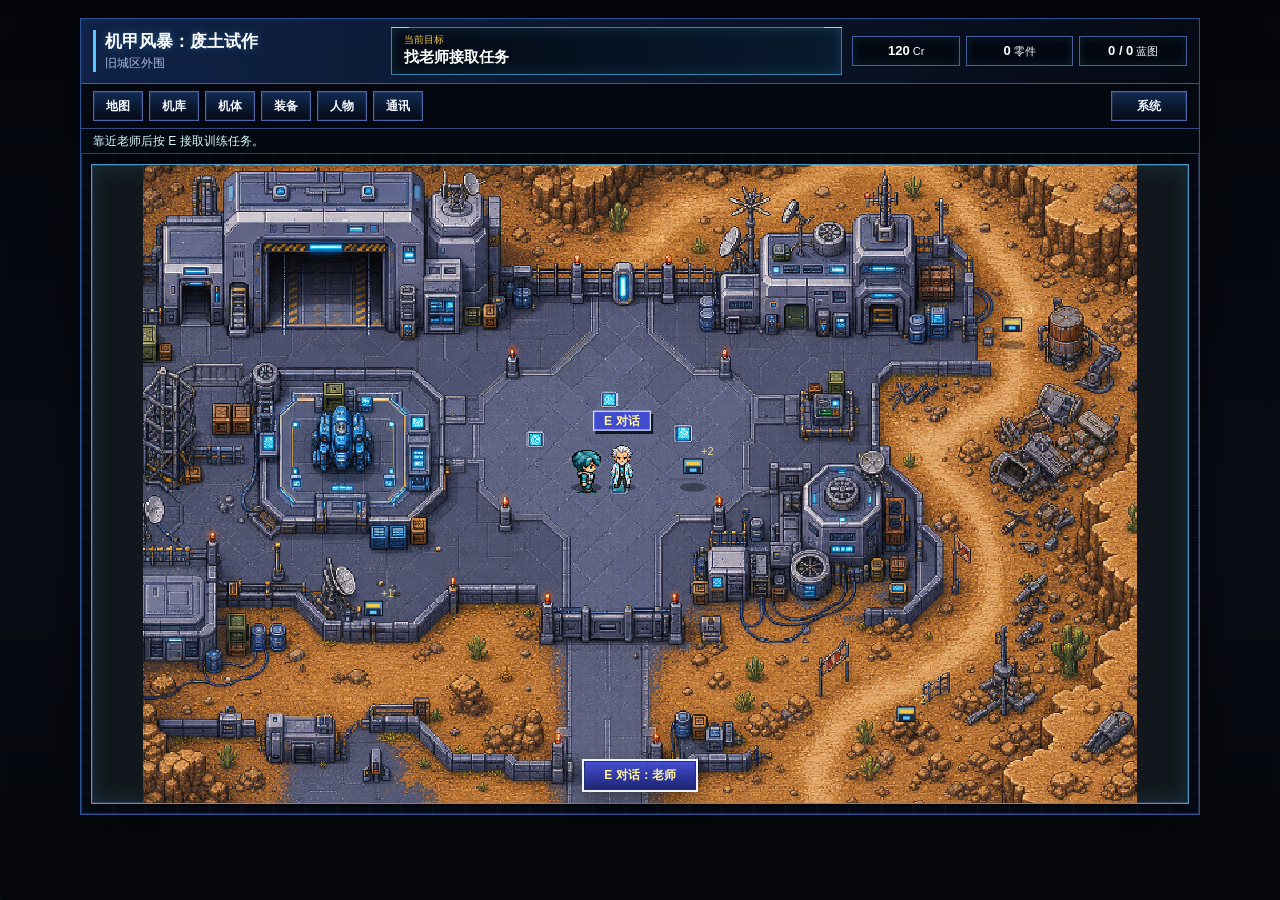
<file: index.html>
<!doctype html>
<html lang="zh-CN">
  <head>
    <meta charset="utf-8">
    <meta name="viewport" content="width=device-width, initial-scale=1">
    <title>机甲风暴：废土试作</title>
    <link rel="stylesheet" href="styles.css">
  </head>
  <body>
    <main class="shell">
      <section class="game-panel" aria-label="游戏画面">
        <div class="topbar">
          <div class="brand-block">
            <h1>机甲风暴：废土试作</h1>
            <p id="areaLabel">旧城区外围</p>
          </div>
          <div class="objective-hud">
            <span>当前目标</span>
            <b id="objective">清理失控机甲</b>
          </div>
          <div class="resource-strip" aria-label="资源">
            <span><b id="credits">120</b> Cr</span>
            <span><b id="scrap">0</b> 零件</span>
            <span><b id="wins">0 / 4</b> 蓝图</span>
          </div>
        </div>
        <div class="hud-nav">
          <nav class="game-menu" aria-label="游戏菜单">
            <button data-screen="map">地图</button>
            <button data-screen="hangar">机库</button>
            <button data-panel="mech">机体</button>
            <button data-panel="equip">装备</button>
            <button data-panel="pilot">人物</button>
            <button data-panel="log">通讯</button>
          </nav>
          <details class="system-menu">
            <summary>系统</summary>
            <div class="system-actions">
              <button data-demo-action="save">保存</button>
              <button data-demo-action="load">读取</button>
              <button data-demo-action="reset">重置</button>
              <button type="button" data-debug-toggle>调试</button>
            </div>
          </details>
        </div>
        <div id="guideLine" class="guide-line">WASD / 方向键移动，靠近目标按 E 交互。</div>

        <div class="screen-wrap">
          <div id="hangarLayer" class="hangar-layer" aria-label="机库界面">
            <div class="pilot-showcase">
              <img src="assets/pilot-concept-large.png" alt="驾驶员洛辰">
            </div>
            <div class="hangar-main">
              <div class="hangar-title">
                <span>机库待命</span>
                <strong>RX-17 游隼</strong>
              </div>
              <canvas id="hangarMech" width="240" height="180" aria-label="当前机甲"></canvas>
              <div class="mission-card">
                <b>任务</b>
                <p>旧城区训练机失控。找老师确认任务，出击回收零件，再返回交付完成试作强化。</p>
              </div>
              <div class="hangar-actions">
                <button data-screen="battle">出击</button>
                <button data-screen="map">大地图</button>
                <button data-screen="repair">整备</button>
              </div>
            </div>
          </div>
          <canvas id="game" width="896" height="576" aria-label="像素游戏画面"></canvas>
          <div id="interactHint" class="interact-hint hidden">E 对话</div>
          <div id="devTools" class="dev-tools hidden" aria-label="开发调试工具">
            <div class="dev-tools-title">
              <strong>地图编辑</strong>
              <span>C 碰撞 / N NPC</span>
              <div class="dev-window-actions" aria-label="调试窗口控制">
                <button type="button" data-dev-window-action="collapse">收起</button>
                <button type="button" data-dev-window-action="reset">复位</button>
              </div>
            </div>
            <div class="dev-section dev-workflow">
              <b>调试流程</b>
              <p>编辑完成后保存当前布局，或切回普通游戏界面预览体验。</p>
              <div class="dev-actions">
                <button type="button" class="dev-primary" data-dev-action="save-edits">保存编辑</button>
                <button type="button" data-dev-action="preview-game">预览游戏</button>
                <button type="button" class="dev-primary" data-dev-action="save-preview">保存并预览</button>
                <button type="button" data-dev-action="exit-dev">退出调试</button>
              </div>
            </div>
            <div class="dev-mode-row" aria-label="编辑模式">
              <button type="button" data-dev-action="collision-mode">碰撞</button>
              <button type="button" data-dev-action="npc-mode">NPC</button>
              <button type="button" data-dev-action="scrap-mode">零件</button>
            </div>
            <div class="dev-section">
              <b>战斗调试</b>
              <p>快速进入战斗并重复测试攻击动画。</p>
              <div class="dev-actions">
                <button type="button" data-dev-action="battle-test">进战斗</button>
                <button type="button" data-dev-action="battle-cannon">测机炮</button>
                <button type="button" data-dev-action="battle-blade">测光刃</button>
                <button type="button" data-dev-action="battle-missile">测导弹</button>
                <button type="button" data-dev-action="battle-enemy-cannon">测敌机炮</button>
                <button type="button" data-dev-action="battle-enemy-missile">测敌导弹</button>
              </div>
              <div class="dev-actions">
                <button type="button" data-dev-action="battle-freeze">停止动画</button>
                <button type="button" data-dev-action="battle-reset">重置战斗</button>
              </div>
            </div>
            <label class="dev-check">
              <input id="enemyVisible" type="checkbox">
              显示敌人标记
            </label>
            <div class="dev-section">
              <b>碰撞层</b>
              <p>碰撞模式下：点击可走，Shift+点击不可走。</p>
              <button type="button" data-dev-action="collision-reset">重置碰撞</button>
            </div>
            <div class="dev-section">
              <b>NPC 层</b>
              <p>NPC 模式下：选择模板后点击地图新增；Shift+点击删除。</p>
            </div>
            <label>
              NPC 模板
              <select id="npcSelect"></select>
            </label>
            <div id="npcCoords" class="dev-coords">实例 0 个</div>
            <div class="dev-section npc-editor">
              <b>当前 NPC</b>
              <div id="npcSelected" class="dev-coords">未选中</div>
              <label>
                名字
                <input id="npcSpeakerInput" type="text" maxlength="20" placeholder="NPC 名字">
              </label>
              <label>
                对话
                <textarea id="npcTextInput" rows="3" maxlength="120" placeholder="NPC 对话"></textarea>
              </label>
              <label class="dev-check">
                <input id="npcBlockingInput" type="checkbox">
                阻挡玩家
              </label>
              <div class="dev-actions">
                <button type="button" data-dev-action="npc-preview">预览对话</button>
                <button type="button" data-dev-action="npc-save-text">保存文本</button>
              </div>
            </div>
            <div class="dev-actions">
              <button type="button" data-dev-action="npc-erase-mode">擦除</button>
              <button type="button" data-dev-action="npc-clear">清空全部</button>
              <button type="button" data-dev-action="npc-reset">重置</button>
            </div>
            <div class="dev-section">
              <b>零件层</b>
              <p>零件模式下：点击地图放置，Shift+点击删除。</p>
              <label>
                奖励数量
                <input id="scrapAmountInput" type="number" min="1" max="9" value="1">
              </label>
              <div id="scrapCoords" class="dev-coords">零件点 0 个</div>
              <div class="dev-actions">
                <button type="button" data-dev-action="scrap-erase-mode">擦除</button>
                <button type="button" data-dev-action="scrap-clear">清空零件</button>
                <button type="button" data-dev-action="scrap-reset">重置零件</button>
              </div>
            </div>
            <p id="devHint">选择编辑模式后，点击地图修改对应图层。</p>
          </div>
          <div id="battleLayer" class="battle-layer hidden" aria-live="polite">
            <div class="battle-arena">
              <canvas id="battle" width="640" height="360"></canvas>
              <div class="combatants">
                <div class="unit-card">
                  <span>RX-17 游隼</span>
                  <meter id="playerHp" min="0" max="100" value="100"></meter>
                  <meter id="playerEn" min="0" max="100" value="42"></meter>
                </div>
                <div class="unit-card enemy">
                  <span id="enemyName">敌机</span>
                  <meter id="enemyHp" min="0" max="100" value="100"></meter>
                  <meter id="enemyEn" min="0" max="100" value="35"></meter>
                </div>
              </div>
            </div>
            <div class="command-row">
              <button data-action="attack">机炮</button>
              <button data-action="blade">光刃</button>
              <button data-action="missile">导弹</button>
              <button data-action="guard">防御</button>
              <button data-action="repair">修理</button>
              <button data-action="flee">逃跑</button>
            </div>
            <div id="battleResult" class="battle-result hidden" role="dialog" aria-live="assertive">
              <div class="battle-result-card">
                <strong id="battleResultTitle">战斗结算</strong>
                <ul id="battleResultLines"></ul>
                <p id="battleResultNext">返回地图继续任务。</p>
                <button type="button" data-battle-continue>返回地图</button>
              </div>
            </div>
          </div>
          <div id="dialogBox" class="dialog-box hidden" aria-live="polite">
            <div class="dialog-portrait">
              <canvas id="dialogPortrait" width="64" height="64" aria-label="对话头像"></canvas>
            </div>
            <div class="dialog-content">
              <strong id="dialogSpeaker">驾驶员 洛辰</strong>
              <p id="dialogText">游隼上线，等待出击指令。</p>
              <span>按 E / 空格继续</span>
            </div>
            <button type="button" data-dialog-close aria-label="关闭对话">×</button>
          </div>
          <div id="demoCompleteModal" class="demo-complete hidden" role="dialog" aria-live="assertive">
            <div class="demo-complete-card">
              <strong>Demo 完成</strong>
              <p>训练机停机，零件交付完成。RX-17 游隼获得试作强化。</p>
              <ul>
                <li>装甲上限 +10</li>
                <li>攻击 +2</li>
                <li>主线闭环已完成</li>
              </ul>
              <div class="demo-complete-actions">
                <button type="button" data-demo-complete-action="explore">继续探索</button>
                <button type="button" data-demo-complete-action="mech">查看机体</button>
                <button type="button" data-demo-complete-action="reset">重置 Demo</button>
              </div>
            </div>
          </div>
        </div>
      </section>

      <aside class="side-panel" aria-label="状态面板" data-active="mech">
        <div class="panel-title">
          <strong id="panelTitle">机体</strong>
          <button type="button" data-panel-close>关闭</button>
        </div>
        <section class="status-block" data-panel-section="mech">
          <h2>机体</h2>
          <div class="mech-line">
            <span>RX-17 游隼</span>
            <strong id="level">Lv.1</strong>
          </div>
          <div class="stat-grid">
            <span>装甲</span><b id="armor">120</b>
            <span>能量</span><b id="energyText">42 / 60</b>
            <span>武器</span><b id="weapon">脉冲机炮</b>
            <span>芯片</span><b id="chip">动能调谐</b>
          </div>
        </section>

        <section class="status-block comms-card" data-panel-section="pilot">
          <h2>人物</h2>
          <div class="comms-row">
            <canvas id="portrait" width="64" height="64" aria-label="通讯头像"></canvas>
            <div>
              <strong id="speaker">驾驶员 洛辰</strong>
              <p id="speech">游隼上线，等待出击指令。</p>
            </div>
          </div>
        </section>

        <section class="status-block" data-panel-section="equip">
          <h2>装备</h2>
          <div class="loadout">
            <button class="slot active" data-equip="pulse">脉冲机炮</button>
            <button class="slot" data-equip="rail">磁轨炮</button>
            <button class="slot" data-equip="repair">维修核心</button>
          </div>
          <div class="upgrade-panel">
            <div class="upgrade-title">
              <strong>机甲改装</strong>
              <span>消耗零件强化 RX-17</span>
            </div>
            <button class="upgrade-row" type="button" data-upgrade="armor">
              <span>
                <b>装甲强化</b>
                <small>上限 +10，立即修满</small>
              </span>
              <em>2 零件</em>
            </button>
            <button class="upgrade-row" type="button" data-upgrade="attack">
              <span>
                <b>火控调校</b>
                <small>攻击 +2</small>
              </span>
              <em>2 零件</em>
            </button>
            <button class="upgrade-row" type="button" data-upgrade="energy">
              <span>
                <b>能量扩容</b>
                <small>上限 +6，立即充满</small>
              </span>
              <em>2 零件</em>
            </button>
            <p id="upgradeHint">战斗胜利或地图回收可获得零件。</p>
          </div>
        </section>

        <section class="status-block log-block" data-panel-section="log">
          <h2>通讯</h2>
          <div id="saveMeta" class="save-meta">阶段：未保存</div>
          <ol id="log"></ol>
        </section>
      </aside>
    </main>

    <div class="panel-backdrop" data-panel-close></div>

    <div class="mobile-pad" aria-label="移动控制">
      <button data-move="up">▲</button>
      <button data-move="left">◀</button>
      <button data-move="down">▼</button>
      <button data-move="right">▶</button>
      <button type="button" data-mobile-interact>E</button>
    </div>

    <script src="game.js?v=staged-cannon-v33"></script>
  </body>
</html>
</file>
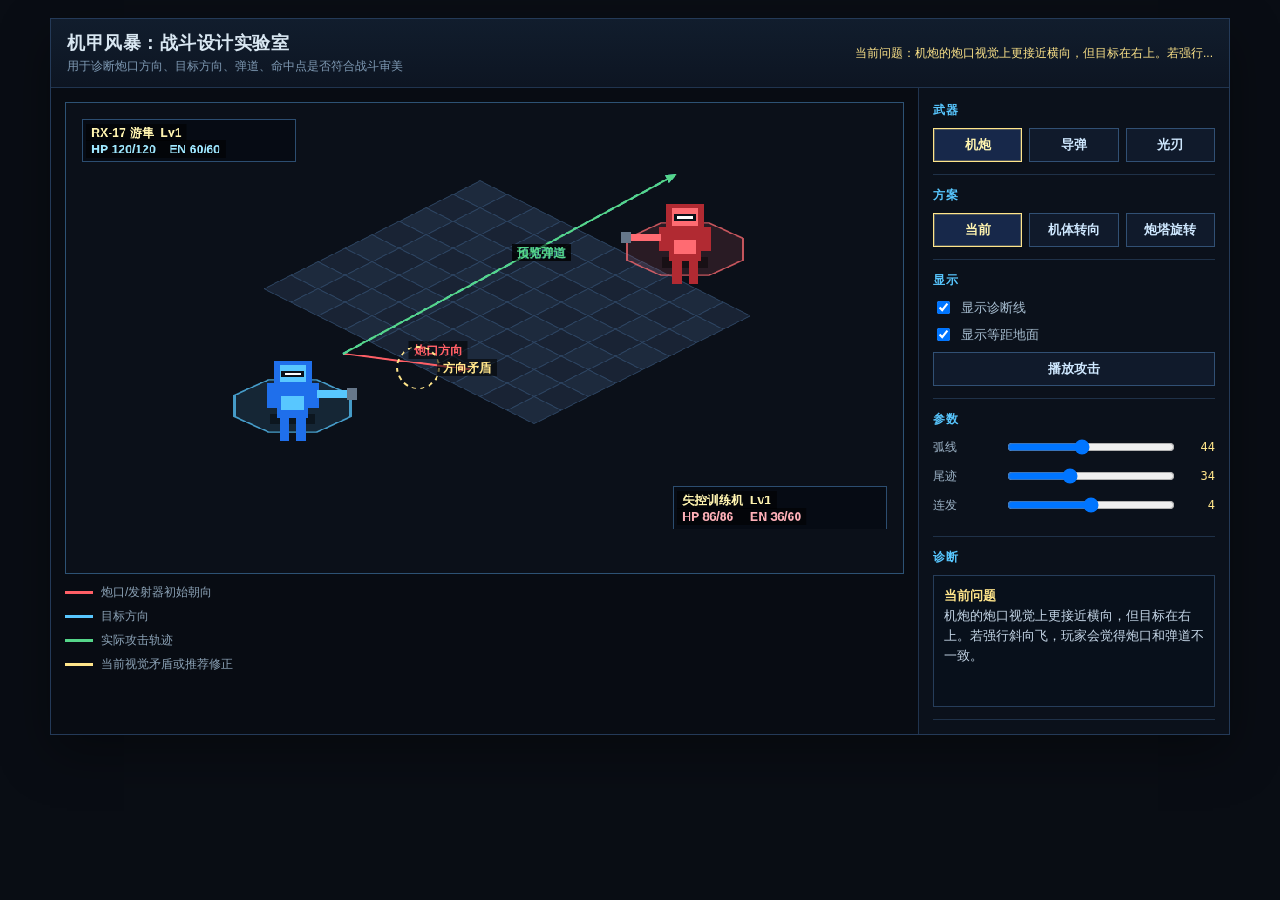
<file: battle_design_lab.html>
<!doctype html>
<html lang="zh-CN">
<head>
  <meta charset="utf-8">
  <meta name="viewport" content="width=device-width, initial-scale=1">
  <title>机甲风暴 - 战斗设计实验室</title>
  <style>
    * { box-sizing: border-box; }
    html, body {
      margin: 0;
      min-height: 100%;
      background: #090d14;
      color: #d9e7f2;
      font-family: "Microsoft YaHei", "Segoe UI", Arial, sans-serif;
    }
    body { padding: 18px; }
    .app {
      width: min(1180px, 100%);
      margin: 0 auto;
      border: 1px solid #243a58;
      background: #0d1420;
      box-shadow: 0 18px 48px rgba(0, 0, 0, 0.35);
    }
    header {
      display: flex;
      align-items: center;
      justify-content: space-between;
      gap: 16px;
      padding: 12px 16px;
      border-bottom: 1px solid #20344f;
      background: linear-gradient(180deg, #111d2d, #0d1522);
    }
    h1 {
      margin: 0;
      font-size: 18px;
      letter-spacing: 0.03em;
    }
    .subtitle {
      margin-top: 3px;
      color: #7f9ab4;
      font-size: 12px;
    }
    .status {
      color: #ffe58a;
      font-size: 12px;
      white-space: nowrap;
    }
    .main {
      display: grid;
      grid-template-columns: minmax(0, 1fr) 310px;
      min-height: 620px;
    }
    .stage-wrap {
      padding: 14px;
      border-right: 1px solid #20344f;
      background: #080c13;
    }
    canvas {
      display: block;
      width: 100%;
      aspect-ratio: 16 / 9;
      image-rendering: pixelated;
      border: 1px solid #2d5274;
      background: #101826;
    }
    .panel {
      padding: 14px;
      background: #0b111b;
    }
    .section {
      padding: 12px 0;
      border-bottom: 1px solid #1f3148;
    }
    .section:first-child { padding-top: 0; }
    .section-title {
      margin: 0 0 9px;
      color: #58c7ff;
      font-size: 12px;
      letter-spacing: 0.1em;
      text-transform: uppercase;
    }
    .seg {
      display: grid;
      grid-template-columns: repeat(3, 1fr);
      gap: 7px;
    }
    button {
      min-height: 34px;
      border: 1px solid #315074;
      background: #101a2b;
      color: #cfe8ff;
      font-weight: 700;
      cursor: pointer;
    }
    button:hover { border-color: #58c7ff; }
    button.active {
      border-color: #ffe58a;
      color: #fff4b0;
      background: #17284a;
      box-shadow: inset 0 0 0 1px rgba(255, 229, 138, 0.25);
    }
    .wide { width: 100%; }
    .check {
      display: flex;
      align-items: center;
      gap: 8px;
      margin: 8px 0;
      color: #a9bfd2;
      font-size: 13px;
    }
    input[type="range"] { width: 100%; }
    .row {
      display: grid;
      grid-template-columns: 64px 1fr 34px;
      align-items: center;
      gap: 8px;
      margin: 9px 0;
      color: #9db3c7;
      font-size: 12px;
    }
    .value {
      color: #ffe58a;
      text-align: right;
      font-family: Consolas, monospace;
    }
    .readout {
      min-height: 132px;
      padding: 10px;
      border: 1px solid #263d5a;
      background: #08101b;
      color: #c6d7e8;
      font-size: 13px;
      line-height: 1.55;
    }
    .readout strong { color: #ffe58a; }
    .legend {
      display: grid;
      gap: 7px;
      margin-top: 10px;
      color: #8da4b8;
      font-size: 12px;
    }
    .legend-item {
      display: flex;
      align-items: center;
      gap: 8px;
    }
    .line {
      width: 28px;
      height: 3px;
      background: #58c7ff;
    }
    .line.red { background: #ff5f66; }
    .line.yellow { background: #ffe58a; }
    .line.green { background: #55d68a; }
    @media (max-width: 900px) {
      body { padding: 0; }
      .app { border-left: 0; border-right: 0; }
      .main { grid-template-columns: 1fr; }
      .stage-wrap { border-right: 0; border-bottom: 1px solid #20344f; }
    }
  </style>
</head>
<body>
  <div class="app">
    <header>
      <div>
        <h1>机甲风暴：战斗设计实验室</h1>
        <div class="subtitle">用于诊断炮口方向、目标方向、弹道、命中点是否符合战斗审美</div>
      </div>
      <div class="status" id="status">当前实现：朝向与目标方向冲突</div>
    </header>

    <div class="main">
      <div class="stage-wrap">
        <canvas id="stage" width="960" height="540"></canvas>
        <div class="legend">
          <div class="legend-item"><span class="line red"></span>炮口/发射器初始朝向</div>
          <div class="legend-item"><span class="line"></span>目标方向</div>
          <div class="legend-item"><span class="line green"></span>实际攻击轨迹</div>
          <div class="legend-item"><span class="line yellow"></span>当前视觉矛盾或推荐修正</div>
        </div>
      </div>

      <aside class="panel">
        <section class="section">
          <h2 class="section-title">武器</h2>
          <div class="seg" id="weaponButtons">
            <button data-weapon="cannon" class="active">机炮</button>
            <button data-weapon="missile">导弹</button>
            <button data-weapon="blade">光刃</button>
          </div>
        </section>

        <section class="section">
          <h2 class="section-title">方案</h2>
          <div class="seg" id="modeButtons">
            <button data-mode="current" class="active">当前</button>
            <button data-mode="turn">机体转向</button>
            <button data-mode="turret">炮塔旋转</button>
          </div>
        </section>

        <section class="section">
          <h2 class="section-title">显示</h2>
          <label class="check"><input id="showDebug" type="checkbox" checked> 显示诊断线</label>
          <label class="check"><input id="showGrid" type="checkbox" checked> 显示等距地面</label>
          <button class="wide" id="play">播放攻击</button>
        </section>

        <section class="section">
          <h2 class="section-title">参数</h2>
          <div class="row">
            <span>弧线</span>
            <input id="arc" type="range" min="0" max="100" value="44">
            <span class="value" id="arcVal">44</span>
          </div>
          <div class="row">
            <span>尾迹</span>
            <input id="trail" type="range" min="8" max="80" value="34">
            <span class="value" id="trailVal">34</span>
          </div>
          <div class="row">
            <span>连发</span>
            <input id="burst" type="range" min="1" max="7" value="4">
            <span class="value" id="burstVal">4</span>
          </div>
        </section>

        <section class="section">
          <h2 class="section-title">诊断</h2>
          <div class="readout" id="readout"></div>
        </section>
      </aside>
    </div>
  </div>

  <script>
    const canvas = document.querySelector("#stage");
    const ctx = canvas.getContext("2d");
    ctx.imageSmoothingEnabled = false;

    const state = {
      weapon: "cannon",
      mode: "current",
      showDebug: true,
      showGrid: true,
      arc: 44,
      trail: 34,
      burst: 4,
      playing: false,
      start: performance.now(),
    };

    const C = {
      bg: "#0b1019",
      tileA: "#192334",
      tileB: "#1d2a3d",
      tileEdge: "#2e4664",
      player: "#1f6feb",
      playerHi: "#58c7ff",
      enemy: "#b12a32",
      enemyHi: "#ff6b72",
      white: "#ffffff",
      yellow: "#ffe58a",
      green: "#55d68a",
      red: "#ff5f66",
      muted: "#7e95aa",
    };

    const points = {
      playerFoot: { x: 260, y: 350 },
      enemyFoot: { x: 710, y: 170 },
    };

    function setActive(group, key, attr) {
      document.querySelectorAll(`#${group} button`).forEach((button) => {
        button.classList.toggle("active", button.dataset[attr] === key);
      });
    }

    function lerp(a, b, t) { return a + (b - a) * t; }
    function clamp01(v) { return Math.max(0, Math.min(1, v)); }
    function easeOut(t) { return 1 - Math.pow(1 - t, 3); }
    function easeInOut(t) { return t * t * (3 - 2 * t); }
    function pointLine(a, b, t) { return { x: lerp(a.x, b.x, t), y: lerp(a.y, b.y, t) }; }
    function pointQuad(a, c, b, t) {
      const inv = 1 - t;
      return {
        x: inv * inv * a.x + 2 * inv * t * c.x + t * t * b.x,
        y: inv * inv * a.y + 2 * inv * t * c.y + t * t * b.y,
      };
    }
    function angle(a, b) { return Math.atan2(b.y - a.y, b.x - a.x); }

    function weaponOrigin() {
      if (state.mode === "turn") return { x: points.playerFoot.x + 42, y: points.playerFoot.y - 78 };
      if (state.mode === "turret") return { x: points.playerFoot.x + 36, y: points.playerFoot.y - 74 };
      if (state.weapon === "missile") return { x: points.playerFoot.x + 18, y: points.playerFoot.y - 92 };
      return { x: points.playerFoot.x + 58, y: points.playerFoot.y - 62 };
    }

    function hitPoint() {
      return { x: points.enemyFoot.x - 10, y: points.enemyFoot.y - 88 };
    }

    function muzzleVector() {
      const origin = weaponOrigin();
      if (state.mode === "turn" || state.mode === "turret") {
        const a = angle(origin, hitPoint());
        return { x: origin.x + Math.cos(a) * 145, y: origin.y + Math.sin(a) * 145 };
      }
      return { x: origin.x + 145, y: origin.y + 18 };
    }

    function drawIsoGrid() {
      if (!state.showGrid) return;
      const ox = 475, oy = 105;
      const tw = 62, th = 31;
      for (let r = 0; r < 8; r += 1) {
        for (let c = 0; c < 10; c += 1) {
          const x = ox + (c - r) * tw / 2;
          const y = oy + (c + r) * th / 2;
          ctx.fillStyle = (c + r) % 2 ? C.tileA : C.tileB;
          ctx.strokeStyle = C.tileEdge;
          ctx.lineWidth = 1;
          ctx.beginPath();
          ctx.moveTo(x, y - th / 2);
          ctx.lineTo(x + tw / 2, y);
          ctx.lineTo(x, y + th / 2);
          ctx.lineTo(x - tw / 2, y);
          ctx.closePath();
          ctx.fill();
          ctx.stroke();
        }
      }
    }

    function drawPad(x, y, color) {
      ctx.save();
      ctx.translate(x, y - 2);
      ctx.scale(1.5, 0.68);
      ctx.strokeStyle = color;
      ctx.lineWidth = 2;
      ctx.globalAlpha = 0.75;
      ctx.beginPath();
      for (let i = 0; i < 8; i += 1) {
        const a = i * Math.PI / 4 - Math.PI / 8;
        const px = Math.cos(a) * 48;
        const py = Math.sin(a) * 48;
        if (i === 0) ctx.moveTo(px, py);
        else ctx.lineTo(px, py);
      }
      ctx.closePath();
      ctx.stroke();
      ctx.globalAlpha = 0.12;
      ctx.fillStyle = color;
      ctx.fill();
      ctx.restore();
    }

    function drawMech(x, y, color, hi, facingMode, attacking = false) {
      ctx.save();
      ctx.translate(x, y);
      if (facingMode === "left") ctx.scale(-1, 1);
      if (facingMode === "ne") ctx.rotate(-0.22);
      ctx.fillStyle = "rgba(0,0,0,0.42)";
      ctx.fillRect(-26, 7, 52, 12);
      ctx.fillStyle = color;
      ctx.fillRect(-22, -54, 44, 34);
      ctx.fillRect(-18, -20, 36, 32);
      ctx.fillRect(-30, -28, 12, 28);
      ctx.fillRect(18, -28, 12, 28);
      ctx.fillRect(-15, 12, 11, 26);
      ctx.fillRect(4, 12, 11, 26);
      ctx.fillStyle = hi;
      ctx.fillRect(-15, -49, 30, 20);
      ctx.fillRect(-13, -13, 26, 16);
      ctx.fillStyle = "#0b1019";
      ctx.fillRect(-13, -42, 26, 7);
      ctx.fillStyle = C.white;
      ctx.fillRect(-9, -40, 18, 3);
      ctx.fillStyle = hi;
      ctx.fillRect(28, -20, 38, 9);
      ctx.fillStyle = "#66778a";
      ctx.fillRect(62, -22, 12, 13);
      if (attacking) {
        ctx.fillStyle = "#9df4ff";
        ctx.fillRect(72, -22, 12, 13);
      }
      ctx.restore();
    }

    function drawArrow(a, b, color, dashed = false, label = "") {
      ctx.save();
      ctx.strokeStyle = color;
      ctx.fillStyle = color;
      ctx.lineWidth = 2;
      if (dashed) ctx.setLineDash([8, 7]);
      ctx.beginPath();
      ctx.moveTo(a.x, a.y);
      ctx.lineTo(b.x, b.y);
      ctx.stroke();
      const ang = angle(a, b);
      ctx.translate(b.x, b.y);
      ctx.rotate(ang);
      ctx.beginPath();
      ctx.moveTo(0, 0);
      ctx.lineTo(-12, -5);
      ctx.lineTo(-12, 5);
      ctx.closePath();
      ctx.fill();
      ctx.restore();
      if (label) drawLabel(label, (a.x + b.x) / 2 + 8, (a.y + b.y) / 2 - 8, color);
    }

    function drawCurve(a, c, b, color, dashed = false) {
      ctx.save();
      ctx.strokeStyle = color;
      ctx.lineWidth = 3;
      if (dashed) ctx.setLineDash([8, 8]);
      ctx.beginPath();
      ctx.moveTo(a.x, a.y);
      ctx.quadraticCurveTo(c.x, c.y, b.x, b.y);
      ctx.stroke();
      ctx.restore();
    }

    function drawLabel(text, x, y, color = "#cfe8ff") {
      ctx.save();
      ctx.font = "bold 14px Microsoft YaHei, sans-serif";
      ctx.fillStyle = "rgba(0, 0, 0, 0.55)";
      const w = ctx.measureText(text).width + 12;
      ctx.fillRect(x - 6, y - 15, w, 20);
      ctx.fillStyle = color;
      ctx.fillText(text, x, y);
      ctx.restore();
    }

    function drawConflict(origin, muzzleEnd, target) {
      if (state.mode !== "current" || !state.showDebug || state.weapon === "blade") return;
      const mid = { x: origin.x + 86, y: origin.y + 16 };
      ctx.save();
      ctx.strokeStyle = C.yellow;
      ctx.lineWidth = 2;
      ctx.setLineDash([5, 5]);
      ctx.beginPath();
      ctx.arc(mid.x, mid.y, 24, 0, Math.PI * 2);
      ctx.stroke();
      ctx.restore();
      drawLabel("方向矛盾", mid.x + 28, mid.y + 5, C.yellow);
    }

    function drawAttack(progress) {
      const origin = weaponOrigin();
      const target = hitPoint();
      const mEnd = muzzleVector();
      const targetAngle = angle(origin, target);

      if (state.showDebug) {
        drawArrow(origin, mEnd, C.red, false, "炮口方向");
        drawArrow(origin, target, "#58c7ff", true, "目标方向");
        drawConflict(origin, mEnd, target);
      }

      if (!state.playing && state.weapon !== "blade") {
        const c = state.weapon === "missile"
          ? { x: (origin.x + target.x) / 2, y: Math.min(origin.y, target.y) - state.arc }
          : null;
        if (c) drawCurve(origin, c, target, C.green, false);
        else drawArrow(origin, target, C.green, false, "预览弹道");
        return;
      }

      const p = clamp01(progress);
      if (state.weapon === "cannon") {
        const n = state.burst;
        for (let i = 0; i < n; i += 1) {
          const local = clamp01((p - i * 0.08) / 0.62);
          if (local <= 0 || local >= 1) continue;
          const pt = pointLine(origin, target, easeOut(local));
          ctx.save();
          ctx.translate(pt.x, pt.y);
          ctx.rotate(targetAngle);
          ctx.fillStyle = i % 2 ? C.yellow : "#9fe8ff";
          ctx.fillRect(-7, -2, 14, 4);
          ctx.fillStyle = "rgba(88,199,255,0.45)";
          ctx.fillRect(-state.trail, -1, state.trail, 2);
          ctx.restore();
        }
        if (p > 0.72) drawImpact(target, "#9fe8ff");
      }

      if (state.weapon === "missile") {
        const launch = state.mode === "current"
          ? { x: origin.x + 70, y: origin.y + 10 }
          : pointLine(origin, target, 0.18);
        const control = {
          x: (launch.x + target.x) / 2,
          y: Math.min(launch.y, target.y) - state.arc,
        };
        drawCurve(origin, control, target, C.green, false);
        const pt = p < 0.22
          ? pointLine(origin, launch, easeOut(p / 0.22))
          : pointQuad(launch, control, target, easeInOut((p - 0.22) / 0.78));
        const next = pointQuad(launch, control, target, clamp01((p - 0.18) / 0.78 + 0.03));
        const a = angle(pt, next);
        ctx.save();
        ctx.translate(pt.x, pt.y);
        ctx.rotate(a);
        ctx.fillStyle = "#ffb45f";
        ctx.fillRect(-14, -4, 28, 8);
        ctx.fillStyle = "#ff5f2f";
        ctx.fillRect(8, -3, 10, 6);
        ctx.fillStyle = "rgba(88,199,255,0.35)";
        ctx.fillRect(-state.trail, -2, state.trail, 4);
        ctx.restore();
        if (p > 0.86) drawImpact(target, "#ffb45f");
      }

      if (state.weapon === "blade") {
        const strike = { x: points.enemyFoot.x - 92, y: points.enemyFoot.y + 10 };
        const unit = p < 0.48 ? easeOut(p / 0.48) : 1 - easeInOut((p - 0.48) / 0.52);
        const mech = pointLine(points.playerFoot, strike, unit);
        drawAfterImages(points.playerFoot, strike, unit);
        drawMech(mech.x, mech.y, C.player, C.playerHi, "ne", true);
        if (p > 0.38 && p < 0.72) {
          ctx.save();
          ctx.translate(strike.x + 36, strike.y - 58);
          ctx.rotate(angle(points.playerFoot, points.enemyFoot));
          ctx.strokeStyle = "#d78aff";
          ctx.lineWidth = 7;
          ctx.beginPath();
          ctx.moveTo(-48, -20);
          ctx.lineTo(54, 26);
          ctx.stroke();
          ctx.restore();
          drawImpact(target, "#d78aff");
        }
      }
    }

    function drawAfterImages(a, b, t) {
      for (let i = 1; i <= 3; i += 1) {
        const p = clamp01(t - i * 0.12);
        if (p <= 0) continue;
        const pt = pointLine(a, b, p);
        ctx.globalAlpha = 0.16 / i;
        drawMech(pt.x, pt.y, C.player, C.playerHi, "ne", false);
        ctx.globalAlpha = 1;
      }
    }

    function drawImpact(target, color) {
      ctx.save();
      ctx.strokeStyle = color;
      ctx.fillStyle = color;
      ctx.lineWidth = 2;
      ctx.globalCompositeOperation = "lighter";
      for (let i = 0; i < 8; i += 1) {
        const a = i * Math.PI / 4;
        const len = 12 + i % 2 * 8;
        ctx.beginPath();
        ctx.moveTo(target.x, target.y);
        ctx.lineTo(target.x + Math.cos(a) * len, target.y + Math.sin(a) * len);
        ctx.stroke();
      }
      ctx.restore();
    }

    function drawReadout() {
      const readout = document.querySelector("#readout");
      const status = document.querySelector("#status");
      const copy = {
        current: {
          cannon: ["当前问题", "机炮的炮口视觉上更接近横向，但目标在右上。若强行斜向飞，玩家会觉得炮口和弹道不一致。"],
          missile: ["当前问题", "导弹可以转向，但初段必须先从发射器方向离开，再制导转向。否则像凭空拐弯。"],
          blade: ["基本可用", "光刃是机体位移攻击，沿战斗轴突进是自然的。重点是突进终点和残影。"],
        },
        turn: {
          cannon: ["推荐方案", "攻击前机体转向 NE，炮口和目标方向一致，机炮弹道最自然。需要 NE/SW 动作帧。"],
          missile: ["推荐方案", "机体转向后，导弹初段和目标方向一致，再小幅弧线追踪。"],
          blade: ["推荐方案", "机体沿 NE 战斗轴冲刺，斩击弧线跟随移动方向，最符合等距战斗审美。"],
        },
        turret: {
          cannon: ["备选方案", "身体不转，只让炮塔/手臂旋转对准目标。适合炮台型机甲，需要单独画炮管层。"],
          missile: ["备选方案", "肩部发射器旋转到目标方向，再发射导弹。比当前实现合理，但素材复杂度中等。"],
          blade: ["不推荐", "光刃是近战位移，不适合只转炮塔。应该用机体转向和冲刺。"],
        },
      };
      const [title, body] = copy[state.mode][state.weapon];
      readout.innerHTML = `<strong>${title}</strong><br>${body}`;
      status.textContent = `${title}：${body.slice(0, 24)}...`;
    }

    function draw() {
      ctx.clearRect(0, 0, canvas.width, canvas.height);
      ctx.fillStyle = C.bg;
      ctx.fillRect(0, 0, canvas.width, canvas.height);
      drawIsoGrid();

      drawPad(points.playerFoot.x, points.playerFoot.y, C.playerHi);
      drawPad(points.enemyFoot.x, points.enemyFoot.y, C.enemyHi);

      if (!(state.playing && state.weapon === "blade")) {
        drawMech(points.playerFoot.x, points.playerFoot.y, C.player, C.playerHi, state.mode === "turn" ? "ne" : "right", state.playing);
      }
      drawMech(points.enemyFoot.x, points.enemyFoot.y, C.enemy, C.enemyHi, "left", false);

      const duration = state.weapon === "blade" ? 1100 : state.weapon === "missile" ? 1400 : 900;
      let progress = 0;
      if (state.playing) {
        progress = (performance.now() - state.start) / duration;
        if (progress >= 1) {
          state.playing = false;
          progress = 1;
        }
      }
      drawAttack(progress);
      drawHud();
      drawReadout();
      requestAnimationFrame(draw);
    }

    function drawHud() {
      ctx.save();
      ctx.fillStyle = "rgba(5, 10, 18, 0.72)";
      ctx.strokeStyle = "#2c4d70";
      ctx.lineWidth = 1;
      ctx.fillRect(18, 18, 246, 50);
      ctx.strokeRect(18.5, 18.5, 245, 49);
      drawLabel("RX-17 游隼  Lv1", 29, 39, "#fff4b0");
      drawLabel("HP 120/120    EN 60/60", 29, 58, "#9fe8ff");
      ctx.fillRect(696, 440, 246, 50);
      ctx.strokeRect(696.5, 440.5, 245, 49);
      drawLabel("失控训练机  Lv1", 707, 461, "#fff4b0");
      drawLabel("HP 86/86     EN 36/60", 707, 480, "#ffb0b8");
      ctx.restore();
    }

    document.querySelector("#weaponButtons").addEventListener("click", (event) => {
      const button = event.target.closest("button[data-weapon]");
      if (!button) return;
      state.weapon = button.dataset.weapon;
      setActive("weaponButtons", state.weapon, "weapon");
      state.playing = false;
    });
    document.querySelector("#modeButtons").addEventListener("click", (event) => {
      const button = event.target.closest("button[data-mode]");
      if (!button) return;
      state.mode = button.dataset.mode;
      setActive("modeButtons", state.mode, "mode");
      state.playing = false;
    });
    document.querySelector("#showDebug").addEventListener("change", (event) => {
      state.showDebug = event.target.checked;
    });
    document.querySelector("#showGrid").addEventListener("change", (event) => {
      state.showGrid = event.target.checked;
    });
    document.querySelector("#play").addEventListener("click", () => {
      state.playing = true;
      state.start = performance.now();
    });
    ["arc", "trail", "burst"].forEach((id) => {
      const input = document.querySelector(`#${id}`);
      const value = document.querySelector(`#${id}Val`);
      input.addEventListener("input", () => {
        state[id] = Number(input.value);
        value.textContent = input.value;
      });
    });

    draw();
  </script>
</body>
</html>
</file>
<file: styles.css>
:root {
  color-scheme: dark;
  --bg: #05070b;
  --panel: #070a12;
  --panel-2: #11182a;
  --line: #5169aa;
  --text: #f4f7ff;
  --muted: #a9b8da;
  --accent: #58c7ff;
  --hot: #ff6e4a;
  --warn: #f0c84b;
  --blue: #68a7ff;
}

* {
  box-sizing: border-box;
}

body {
  margin: 0;
  min-height: 100vh;
  background:
    linear-gradient(135deg, rgba(88, 199, 255, 0.08) 0 1px, transparent 1px 48px),
    linear-gradient(45deg, rgba(88, 199, 255, 0.06) 0 1px, transparent 1px 54px),
    linear-gradient(180deg, #03050a, #0a0d16 58%, #05070b);
  color: var(--text);
  font-family: "Microsoft YaHei", "Segoe UI", Arial, sans-serif;
  display: grid;
  place-items: start center;
  padding: 18px 24px 12px;
}

body.dev-mode {
  place-items: start center;
}

.shell {
  width: min(1120px, 100%);
  display: block;
}

.game-panel,
.side-panel {
  background:
    linear-gradient(135deg, rgba(88, 199, 255, 0.08) 0 1px, transparent 1px 36px),
    linear-gradient(45deg, rgba(88, 199, 255, 0.05) 0 1px, transparent 1px 44px),
    rgba(5, 8, 15, 0.96);
  border: 1px solid #2c4f91;
  box-shadow:
    inset 0 0 0 1px rgba(145, 166, 255, 0.42),
    inset 0 0 18px rgba(72, 135, 255, 0.18),
    0 18px 50px rgba(0, 0, 0, 0.5);
}

.game-panel {
  min-width: 0;
}

.topbar {
  display: grid;
  grid-template-columns: minmax(220px, 0.86fr) minmax(340px, 1.35fr) minmax(320px, 1fr);
  align-items: center;
  gap: 10px;
  padding: 8px 12px;
  background:
    linear-gradient(90deg, rgba(17, 38, 78, 0.88), rgba(6, 10, 20, 0.94)),
    linear-gradient(135deg, rgba(88, 199, 255, 0.12) 0 1px, transparent 1px 32px);
  border-bottom: 1px solid rgba(88, 199, 255, 0.45);
}

h1,
h2,
p {
  margin: 0;
}

h1 {
  font-size: 17px;
  letter-spacing: 0;
}

h2 {
  font-size: 14px;
  color: var(--accent);
  font-weight: 700;
}

.topbar p,
.stat-grid span,
.log-block li {
  color: var(--muted);
}

.brand-block {
  min-width: 0;
  border-left: 3px solid var(--accent);
  padding-left: 9px;
}

.brand-block h1 {
  color: #ffffff;
  text-shadow: 0 0 10px rgba(88, 199, 255, 0.32);
}

.brand-block p {
  margin-top: 2px;
  font-size: 12px;
}

.objective-hud {
  position: relative;
  min-width: 0;
  padding: 7px 12px 8px;
  border: 1px solid rgba(88, 199, 255, 0.62);
  background:
    linear-gradient(90deg, rgba(3, 9, 18, 0.92), rgba(8, 28, 48, 0.88)),
    linear-gradient(135deg, rgba(88, 199, 255, 0.12) 0 1px, transparent 1px 22px);
  box-shadow: inset 0 0 14px rgba(88, 199, 255, 0.16);
}

.objective-hud::before,
.objective-hud::after {
  content: "";
  position: absolute;
  top: -1px;
  width: 18px;
  height: 1px;
  background: var(--warn);
}

.objective-hud::before {
  left: -1px;
}

.objective-hud::after {
  right: -1px;
}

.objective-hud span {
  display: block;
  color: var(--warn);
  font-size: 10px;
  line-height: 1;
}

.objective-hud b {
  display: block;
  margin-top: 3px;
  overflow: hidden;
  color: #ffffff;
  font-size: 15px;
  line-height: 1.2;
  text-overflow: ellipsis;
  white-space: nowrap;
}

.resource-strip {
  display: grid;
  grid-template-columns: repeat(3, minmax(86px, 1fr));
  justify-content: flex-end;
  gap: 6px;
  font-size: 11px;
}

.resource-strip span {
  min-width: 0;
  background: rgba(3, 8, 17, 0.9);
  border: 1px solid rgba(82, 109, 178, 0.86);
  box-shadow: inset 0 0 8px rgba(88, 199, 255, 0.13);
  padding: 6px 8px;
  text-align: center;
  white-space: nowrap;
}

.resource-strip b {
  color: #ffffff;
  font-size: 13px;
}

.hud-nav {
  display: flex;
  align-items: center;
  justify-content: space-between;
  gap: 10px;
  padding: 7px 12px;
  background: rgba(4, 8, 15, 0.82);
  border-bottom: 1px solid rgba(82, 109, 178, 0.65);
}

.game-menu {
  display: flex;
  flex-wrap: wrap;
  justify-content: flex-start;
  gap: 6px;
}

.game-menu button,
.system-menu summary,
.system-actions button {
  position: relative;
  min-height: 30px;
  padding: 0 12px;
  border: 1px solid rgba(82, 109, 178, 0.92);
  background:
    linear-gradient(180deg, rgba(18, 45, 86, 0.95), rgba(5, 10, 20, 0.98));
  color: var(--text);
  box-shadow: inset 0 0 0 1px rgba(145, 166, 255, 0.12);
  font-size: 12px;
  font-weight: 700;
  cursor: pointer;
}

.game-menu button:hover,
.system-menu summary:hover,
.system-actions button:hover,
.game-menu button.active,
.system-menu summary.active {
  border-color: var(--accent);
  color: #fff4a0;
  box-shadow: inset 0 0 10px rgba(88, 199, 255, 0.22);
}

.system-menu {
  position: relative;
  margin-left: auto;
}

.system-menu summary {
  display: grid;
  place-items: center;
  list-style: none;
  min-width: 76px;
}

.system-menu[open] summary {
  border-color: var(--warn);
  color: #fff4a0;
}

.system-menu summary::-webkit-details-marker {
  display: none;
}

.system-actions {
  position: absolute;
  z-index: 25;
  top: calc(100% + 6px);
  right: 0;
  min-width: 132px;
  display: grid;
  gap: 6px;
  padding: 8px;
  border: 1px solid rgba(88, 199, 255, 0.7);
  background: rgba(3, 8, 17, 0.98);
  box-shadow: 0 14px 28px rgba(0, 0, 0, 0.42), inset 0 0 12px rgba(88, 199, 255, 0.13);
}

.system-actions button {
  width: 100%;
  text-align: left;
}

.guide-line {
  border-top: 0;
  border-bottom: 1px solid rgba(82, 109, 178, 0.55);
  background: rgba(3, 8, 17, 0.88);
  color: #d9f7ff;
  min-height: 24px;
  padding: 4px 12px;
  font-size: 12px;
  line-height: 1.35;
}

.screen-wrap {
  position: relative;
  padding: 10px;
  min-height: 0;
  display: grid;
  place-items: center;
  background:
    linear-gradient(90deg, rgba(88, 199, 255, 0.08) 1px, transparent 1px),
    linear-gradient(0deg, rgba(88, 199, 255, 0.06) 1px, transparent 1px),
    rgba(1, 4, 10, 0.5);
  background-size: 32px 32px;
}

body.battle-mode .screen-wrap {
  min-height: min(596px, calc(100vh - 205px));
  display: block;
}

.interact-hint {
  position: absolute;
  left: 50%;
  bottom: 22px;
  z-index: 6;
  transform: translateX(-50%);
  border: 2px solid #eef4ff;
  background:
    linear-gradient(180deg, rgba(69, 78, 218, 0.94), rgba(25, 34, 112, 0.96));
  box-shadow:
    inset 0 0 0 1px #263071,
    0 8px 20px rgba(0, 0, 0, 0.42);
  color: #fff4a0;
  min-width: 116px;
  padding: 6px 12px;
  text-align: center;
  font-size: 12px;
  font-weight: 700;
  pointer-events: none;
}

.interact-hint.hidden {
  display: none;
}

.hangar-layer {
  width: 100%;
  height: min(576px, calc(100vh - 205px));
  min-height: min(576px, calc(100vh - 205px));
  display: grid;
  grid-template-columns: minmax(260px, 38%) minmax(0, 1fr);
  gap: 0;
  background:
    linear-gradient(135deg, rgba(88, 199, 255, 0.1) 0 1px, transparent 1px 42px),
    radial-gradient(circle at 18% 18%, rgba(88, 199, 255, 0.18), transparent 28%),
    #070b14;
  border: 1px solid rgba(88, 199, 255, 0.65);
  overflow: hidden;
}

.hangar-layer.hidden {
  display: none;
}

.pilot-showcase {
  position: relative;
  display: flex;
  align-items: flex-end;
  justify-content: center;
  height: 100%;
  min-height: 0;
  background:
    linear-gradient(180deg, rgba(255, 255, 255, 0.08), transparent 30%),
    linear-gradient(90deg, rgba(0, 0, 0, 0.4), transparent);
  border-right: 1px solid rgba(88, 199, 255, 0.55);
}

.pilot-showcase img {
  height: min(520px, 92%);
  max-width: 100%;
  object-fit: contain;
  image-rendering: pixelated;
  filter: drop-shadow(0 18px 20px rgba(0, 0, 0, 0.45));
}

.hangar-main {
  min-width: 0;
  padding: 16px;
  display: grid;
  grid-template-rows: auto minmax(150px, 1fr) auto auto;
  gap: 10px;
}

.hangar-title {
  display: flex;
  justify-content: space-between;
  gap: 12px;
  align-items: baseline;
}

.hangar-title span {
  color: var(--accent);
  font-weight: 700;
}

.hangar-title strong {
  font-size: 22px;
}

#hangarMech {
  width: 100%;
  height: clamp(150px, 28vh, 220px);
  min-height: 150px;
  border: 1px solid rgba(88, 199, 255, 0.66);
  background:
    linear-gradient(90deg, rgba(88, 199, 255, 0.08) 1px, transparent 1px),
    linear-gradient(0deg, rgba(88, 199, 255, 0.08) 1px, transparent 1px),
    #050910;
  background-size: 24px 24px;
}

.mission-card {
  border: 1px solid rgba(88, 199, 255, 0.58);
  background:
    linear-gradient(90deg, rgba(8, 24, 44, 0.9), rgba(4, 8, 15, 0.86));
  padding: 10px;
  font-size: 13px;
}

.mission-card::before,
.status-block::before {
  content: "";
  display: block;
  width: 42px;
  height: 2px;
  margin-bottom: 7px;
  background: var(--accent);
  box-shadow: 0 0 10px rgba(88, 199, 255, 0.55);
}

.mission-card b {
  color: var(--warn);
  display: block;
  margin-bottom: 6px;
}

.mission-card p {
  color: var(--muted);
  line-height: 1.5;
}

.hangar-actions {
  display: grid;
  grid-template-columns: repeat(3, 1fr);
  gap: 8px;
}

.hangar-actions button {
  min-height: 40px;
  border-color: rgba(82, 109, 178, 0.92);
  background:
    linear-gradient(180deg, rgba(18, 45, 86, 0.95), rgba(5, 10, 20, 0.98));
  font-weight: 700;
}

.hangar-actions button:first-child {
  border-color: var(--warn);
  color: #fff4a0;
  box-shadow: inset 0 0 14px rgba(240, 200, 75, 0.18);
}

canvas {
  display: block;
  width: 100%;
  image-rendering: pixelated;
  background: #11171c;
}

#game {
  width: 100%;
  height: calc(100vh - 205px);
  max-height: 640px;
  border: 1px solid rgba(88, 199, 255, 0.74);
  box-shadow:
    inset 0 0 0 1px rgba(145, 166, 255, 0.2),
    inset 0 0 22px rgba(88, 199, 255, 0.15),
    0 0 0 1px rgba(0, 0, 0, 0.7);
}

#game.hidden {
  display: none;
}

.dev-tools {
  position: absolute;
  z-index: 14;
  top: 12px;
  right: 12px;
  width: min(300px, calc(100% - 24px));
  max-height: min(620px, calc(100% - 24px));
  overflow: auto;
  display: grid;
  gap: 8px;
  padding: 10px;
  border: 1px solid #58c7ff;
  background: rgba(4, 8, 15, 0.92);
  box-shadow: inset 0 0 12px rgba(88, 199, 255, 0.2), 0 10px 28px rgba(0, 0, 0, 0.38);
  font-size: 12px;
  backdrop-filter: blur(4px);
  opacity: 0.94;
  transition: opacity 160ms ease;
}

.dev-tools:hover,
.dev-tools:focus-within {
  opacity: 1;
}

.dev-tools.hidden {
  display: none;
}

.dev-tools-title {
  display: flex;
  align-items: center;
  justify-content: space-between;
  gap: 8px;
  color: var(--accent);
  cursor: move;
  user-select: none;
}

.dev-window-actions {
  display: flex;
  gap: 4px;
  margin-left: auto;
}

.dev-window-actions button {
  min-height: 24px;
  padding: 0 6px;
  font-size: 11px;
  cursor: pointer;
}

.dev-tools.collapsed {
  width: min(88px, calc(100% - 24px));
  max-height: none;
  overflow: hidden;
}

.dev-tools.collapsed > :not(.dev-tools-title) {
  display: none;
}

.dev-tools.collapsed .dev-tools-title span {
  display: none;
}

.dev-tools.collapsed .dev-tools-title strong {
  display: none;
}

.dev-tools.collapsed [data-dev-window-action="reset"] {
  display: none;
}

.dev-tools-title span,
.dev-tools p {
  color: var(--muted);
}

.dev-tools label {
  display: grid;
  gap: 4px;
}

.dev-mode-row,
.dev-actions {
  display: grid;
  grid-template-columns: repeat(3, 1fr);
  gap: 6px;
}

.dev-mode-row button,
.dev-actions button,
.dev-section button {
  min-height: 28px;
  padding: 0 6px;
  font-size: 12px;
}

.dev-mode-row button.active {
  border-color: var(--warn);
  color: #ffffff;
  box-shadow: inset 0 0 10px rgba(240, 200, 75, 0.24);
}

.dev-section {
  display: grid;
  gap: 5px;
  padding: 7px;
  border: 1px solid #526db2;
  background: rgba(7, 11, 20, 0.82);
}

.dev-workflow {
  border-color: var(--warn);
  background:
    linear-gradient(135deg, rgba(240, 200, 75, 0.11), transparent 60%),
    rgba(7, 11, 20, 0.9);
}

.dev-workflow .dev-actions {
  grid-template-columns: repeat(2, 1fr);
}

.dev-primary {
  border-color: var(--warn);
  color: #fff4a0;
  box-shadow: inset 0 0 10px rgba(240, 200, 75, 0.18);
}

.dev-section b {
  color: var(--accent);
}

.dev-tools select,
.dev-tools input[type="text"],
.dev-tools input[type="number"],
.dev-tools textarea {
  width: 100%;
  border: 1px solid #526db2;
  background: #08101d;
  color: var(--text);
  min-height: 28px;
  font: inherit;
}

.dev-tools textarea {
  resize: vertical;
  min-height: 58px;
  line-height: 1.35;
  padding: 6px;
}

.npc-editor {
  gap: 7px;
}

.dev-check {
  display: flex !important;
  align-items: center;
  gap: 8px;
}

.dev-check input {
  accent-color: var(--accent);
}

.dev-coords {
  color: #ffffff;
  background: #070b14;
  border: 1px solid #526db2;
  padding: 5px 7px;
}

.dev-tools p {
  font-size: 11px;
  line-height: 1.35;
}

.battle-layer {
  position: absolute;
  inset: 10px;
  display: flex;
  flex-direction: column;
  align-items: center;
  background: rgba(2, 5, 10, 0.96);
  border: 1px solid rgba(88, 199, 255, 0.78);
  box-shadow: inset 0 0 18px rgba(88, 199, 255, 0.24);
}

body.dev-mode .screen-wrap {
  display: grid;
}

body.dev-mode #game {
  width: 100%;
}

.battle-result {
  position: absolute;
  inset: 0;
  z-index: 4;
  display: grid;
  place-items: center;
  background: rgba(2, 5, 10, 0.46);
}

.battle-result.hidden {
  display: none;
}

.battle-result-card {
  width: min(360px, calc(100% - 32px));
  border: 1px solid rgba(88, 199, 255, 0.82);
  background:
    linear-gradient(135deg, rgba(88, 199, 255, 0.11) 0 1px, transparent 1px 28px),
    linear-gradient(180deg, rgba(18, 45, 86, 0.98), rgba(5, 10, 24, 0.98));
  box-shadow:
    inset 0 0 0 1px rgba(145, 166, 255, 0.22),
    inset 0 0 18px rgba(88, 199, 255, 0.18),
    0 14px 30px rgba(0, 0, 0, 0.48);
  padding: 14px;
}

.battle-result-card strong {
  display: block;
  color: #fff4a0;
  font-size: 18px;
  margin-bottom: 8px;
}

.battle-result-card ul {
  margin: 0;
  padding-left: 18px;
  line-height: 1.6;
}

.battle-result-card p {
  color: #d9f7ff;
  margin-top: 8px;
}

.battle-result-card button {
  width: 100%;
  margin-top: 12px;
  border-color: #fff4a0;
}

.dialog-box {
  position: fixed;
  z-index: 30;
  left: 50%;
  bottom: 24px;
  width: min(900px, calc(100vw - 48px));
  transform: translateX(-50%);
  min-height: 104px;
  display: grid;
  grid-template-columns: 72px minmax(0, 1fr) 32px;
  gap: 10px;
  align-items: center;
  padding: 10px;
  border: 2px solid #eef4ff;
  background:
    linear-gradient(180deg, rgba(68, 78, 218, 0.96), rgba(34, 42, 142, 0.96));
  box-shadow:
    inset 0 0 0 1px #263071,
    0 12px 28px rgba(0, 0, 0, 0.5);
}

.dialog-box.hidden {
  display: none;
}

.dialog-portrait {
  width: 72px;
  height: 72px;
  border: 1px solid #91a6ff;
  background: #09111f;
  display: grid;
  place-items: center;
}

#dialogPortrait {
  width: 64px;
  height: 64px;
  background: #0f151b;
}

.dialog-content {
  min-width: 0;
  display: grid;
  gap: 4px;
}

.dialog-content strong {
  color: #fff4a0;
  font-size: 14px;
  text-shadow: 1px 1px 0 #10142e;
}

.dialog-content p {
  color: #ffffff;
  line-height: 1.45;
  min-height: 40px;
  text-shadow: 1px 1px 0 #10142e;
}

.dialog-content span {
  color: #bcd7ff;
  font-size: 11px;
}

.dialog-box button {
  min-height: 28px;
  width: 28px;
  padding: 0;
  align-self: start;
  justify-self: end;
  border-color: #91a6ff;
}

.demo-complete {
  position: fixed;
  inset: 0;
  z-index: 40;
  display: grid;
  place-items: center;
  background: rgba(2, 5, 10, 0.56);
}

.demo-complete.hidden {
  display: none;
}

.demo-complete-card {
  width: min(420px, calc(100vw - 40px));
  border: 2px solid #fff4a0;
  background:
    linear-gradient(180deg, rgba(69, 78, 218, 0.98), rgba(27, 35, 116, 0.98));
  box-shadow:
    inset 0 0 0 1px #263071,
    0 18px 42px rgba(0, 0, 0, 0.55);
  padding: 16px;
}

.demo-complete-card strong {
  display: block;
  color: #fff4a0;
  font-size: 20px;
  margin-bottom: 8px;
  text-shadow: 1px 1px 0 #10142e;
}

.demo-complete-card p {
  color: #ffffff;
  line-height: 1.55;
}

.demo-complete-card ul {
  margin: 10px 0 0;
  padding-left: 20px;
  line-height: 1.65;
  color: #d9f7ff;
}

.demo-complete-actions {
  display: grid;
  grid-template-columns: repeat(3, 1fr);
  gap: 6px;
  margin-top: 14px;
}

.demo-complete-actions button {
  width: 100%;
  border-color: #fff4a0;
  color: #fff4a0;
  min-height: 34px;
  padding: 0 8px;
  font-size: 12px;
}

.battle-layer.hidden {
  display: none;
}

.battle-arena {
  position: relative;
  overflow: hidden;
  aspect-ratio: 16 / 9;
  width: min(100%, calc((min(596px, 100vh - 205px) - 92px) * 1.7778));
  min-height: 0;
  flex: 0 0 auto;
}

#battle {
  width: 100%;
  height: auto;
  display: block;
  image-rendering: pixelated;
  image-rendering: crisp-edges;
}

.combatants {
  display: none;
}

.unit-card {
  width: min(250px, 48%);
  background: rgba(4, 8, 15, 0.92);
  border: 1px solid #526db2;
  padding: 8px;
}

.unit-card span {
  display: block;
  font-size: 13px;
  margin-bottom: 6px;
}

meter {
  width: 100%;
  height: 12px;
  display: block;
  margin-top: 4px;
}

.command-row {
  display: grid;
  grid-template-columns: repeat(6, 1fr);
  gap: 6px;
  width: min(100%, calc((min(596px, 100vh - 205px) - 92px) * 1.7778));
  padding: 8px 10px 9px;
  background:
    linear-gradient(180deg, rgba(58, 65, 190, 0.28), rgba(7, 12, 26, 0.98)),
    #080e1b;
  border-top: 1px solid rgba(238, 244, 255, 0.86);
  box-shadow: inset 0 8px 0 rgba(104, 128, 255, 0.12);
  flex: 0 0 auto;
}

.command-row button {
  min-height: 54px;
  display: grid;
  grid-template-rows: auto auto auto;
  align-content: center;
  gap: 2px;
  border: 1px solid rgba(82, 109, 178, 0.95);
  background:
    linear-gradient(180deg, rgba(49, 62, 150, 0.88), rgba(9, 16, 36, 0.98));
  color: #ffffff;
  box-shadow:
    inset 0 0 0 1px #101a43,
    inset 0 8px 0 rgba(255, 255, 255, 0.06);
  font-size: 12px;
  font-weight: 700;
  line-height: 1.1;
  text-align: left;
  padding: 6px 8px;
}

.command-row button[data-action="flee"] {
  border-color: rgba(255, 110, 74, 0.86);
  color: #ffd7ca;
}

.command-row button:hover {
  border-color: #fff4a0;
  color: #fff4a0;
  background:
    linear-gradient(180deg, rgba(70, 84, 216, 0.92), rgba(17, 26, 62, 0.98));
}

.command-row button:disabled {
  opacity: 0.42;
  color: #a9b8da;
  border-color: #34436e;
}

.command-row button.skill-unavailable {
  border-color: rgba(255, 110, 74, 0.66);
}

.skill-name,
.skill-meta,
.skill-value {
  display: block;
  min-width: 0;
  overflow: hidden;
  text-overflow: ellipsis;
  white-space: nowrap;
}

.skill-name {
  color: #ffffff;
  font-size: 13px;
}

.skill-meta {
  color: #58c7ff;
  font-size: 11px;
}

.skill-value {
  color: #fff4a0;
  font-size: 11px;
}

button {
  appearance: none;
  border: 1px solid #526db2;
  background: linear-gradient(180deg, #142544, #09111f);
  color: var(--text);
  min-height: 38px;
  font: inherit;
  cursor: pointer;
}

button:hover {
  border-color: var(--accent);
  color: #ffffff;
}

button:disabled {
  opacity: 0.45;
  cursor: not-allowed;
  filter: grayscale(0.35);
}

.side-panel {
  position: fixed;
  z-index: 20;
  top: 24px;
  right: 24px;
  width: min(326px, calc(100vw - 32px));
  max-height: calc(100vh - 48px);
  padding: 9px;
  display: grid;
  gap: 8px;
  align-content: start;
  overflow: auto;
  transform: translateX(calc(100% + 32px));
  opacity: 0;
  pointer-events: none;
  transition: transform 160ms ease, opacity 160ms ease;
}

body.panel-open .side-panel {
  transform: translateX(0);
  opacity: 1;
  pointer-events: auto;
}

.panel-backdrop {
  position: fixed;
  inset: 0;
  z-index: 15;
  background: rgba(0, 0, 0, 0.45);
  opacity: 0;
  pointer-events: none;
  transition: opacity 160ms ease;
}

body.panel-open .panel-backdrop {
  opacity: 1;
  pointer-events: auto;
}

.panel-title {
  display: flex;
  align-items: center;
  justify-content: space-between;
  gap: 12px;
  border: 1px solid rgba(88, 199, 255, 0.62);
  background:
    linear-gradient(90deg, rgba(10, 32, 58, 0.92), rgba(4, 8, 15, 0.92));
  padding: 9px;
}

.panel-title strong {
  color: var(--accent);
}

.panel-title button {
  min-height: 30px;
  padding: 0 10px;
  font-size: 13px;
}

.side-panel[data-active="mech"] [data-panel-section]:not([data-panel-section="mech"]),
.side-panel[data-active="pilot"] [data-panel-section]:not([data-panel-section="pilot"]),
.side-panel[data-active="equip"] [data-panel-section]:not([data-panel-section="equip"]),
.side-panel[data-active="log"] [data-panel-section]:not([data-panel-section="log"]) {
  display: none;
}

.status-block {
  position: relative;
  border: 1px solid rgba(82, 109, 178, 0.78);
  background:
    linear-gradient(135deg, rgba(88, 199, 255, 0.08) 0 1px, transparent 1px 32px),
    rgba(4, 8, 15, 0.96);
  box-shadow: inset 0 0 12px rgba(88, 199, 255, 0.1);
  padding: 10px;
}

.status-block h2 {
  display: flex;
  align-items: center;
  gap: 8px;
  margin-bottom: 8px;
  color: #d9f7ff;
  text-transform: none;
}

.status-block h2::after {
  content: "";
  height: 1px;
  flex: 1;
  background: rgba(88, 199, 255, 0.36);
}

.mech-line {
  display: flex;
  justify-content: space-between;
  gap: 8px;
  margin: 8px 0;
}

.stat-grid {
  display: grid;
  grid-template-columns: 62px 1fr;
  gap: 6px 8px;
  font-size: 12px;
}

.stat-grid b {
  display: block;
  min-height: 22px;
  padding: 3px 6px;
  border: 1px solid rgba(82, 109, 178, 0.48);
  background: rgba(3, 8, 17, 0.72);
  color: #ffffff;
}

.comms-row {
  display: grid;
  grid-template-columns: 48px 1fr;
  gap: 8px;
  align-items: center;
  margin-top: 10px;
}

#portrait {
  width: 48px;
  height: 48px;
  border: 1px solid #526db2;
  background: #040810;
}

.comms-row strong {
  display: block;
  font-size: 12px;
  margin-bottom: 4px;
}

.comms-row p {
  color: var(--muted);
  font-size: 12px;
  line-height: 1.35;
}

.loadout {
  display: grid;
  gap: 6px;
  margin-top: 8px;
}

.slot {
  text-align: left;
  padding: 0 10px;
  border-color: rgba(82, 109, 178, 0.82);
  background:
    linear-gradient(90deg, rgba(13, 38, 70, 0.86), rgba(4, 8, 15, 0.96));
  min-height: 36px;
}

.slot.active {
  border-color: var(--accent);
  box-shadow: inset 4px 0 0 var(--accent), inset 0 0 12px rgba(88, 199, 255, 0.2);
}

.upgrade-panel {
  margin-top: 10px;
  border-top: 1px solid rgba(82, 109, 178, 0.75);
  padding-top: 8px;
  display: grid;
  gap: 6px;
}

.upgrade-title {
  display: grid;
  gap: 2px;
  color: #ffffff;
  font-size: 12px;
}

.upgrade-title span,
#upgradeHint {
  color: var(--muted);
  font-size: 11px;
  line-height: 1.35;
}

.upgrade-row {
  min-height: 46px;
  display: grid;
  grid-template-columns: minmax(0, 1fr) auto;
  align-items: center;
  gap: 8px;
  text-align: left;
  padding: 6px 8px;
  background:
    linear-gradient(90deg, rgba(88, 199, 255, 0.16), rgba(7, 12, 24, 0.98)),
    #071020;
}

.upgrade-row span {
  min-width: 0;
  display: grid;
  gap: 2px;
}

.upgrade-row b {
  color: #ffffff;
  font-size: 12px;
}

.upgrade-row small {
  color: var(--muted);
  font-size: 11px;
  line-height: 1.2;
}

.upgrade-row em {
  justify-self: end;
  min-width: 52px;
  color: var(--accent);
  font-style: normal;
  font-size: 11px;
  text-align: right;
}

.upgrade-row.affordable {
  border-color: var(--accent);
  box-shadow: inset 4px 0 0 var(--accent), inset 0 0 12px rgba(88, 199, 255, 0.16);
}

#upgradeHint {
  margin: 2px 0 0;
}

.log-block ol {
  min-height: 120px;
  max-height: 200px;
  overflow: auto;
  padding-left: 18px;
  margin: 8px 0 0;
  font-size: 12px;
}

.save-meta {
  margin-top: 8px;
  border: 1px solid rgba(82, 109, 178, 0.7);
  background: rgba(7, 11, 20, 0.82);
  color: #d9f7ff;
  padding: 7px;
  font-size: 11px;
  line-height: 1.45;
}

.log-block li {
  margin-bottom: 8px;
  padding-bottom: 8px;
  border-bottom: 1px solid rgba(82, 109, 178, 0.28);
}

.mobile-pad {
  display: none;
  position: fixed;
  z-index: 12;
  left: 12px;
  right: 12px;
  bottom: max(12px, env(safe-area-inset-bottom));
  grid-template-columns: 56px 56px 56px minmax(8px, 1fr) 76px;
  grid-template-rows: 52px 52px;
  gap: 7px;
  pointer-events: none;
}

.mobile-pad button {
  pointer-events: auto;
  min-height: 0;
  padding: 0;
  border-width: 2px;
  background:
    linear-gradient(180deg, rgba(64, 80, 202, 0.92), rgba(8, 14, 32, 0.96));
  box-shadow:
    inset 0 0 0 1px #101a43,
    0 8px 18px rgba(0, 0, 0, 0.38);
  font-size: 18px;
  font-weight: 800;
  touch-action: none;
  user-select: none;
}

.mobile-pad [data-move="up"] {
  grid-column: 2;
  grid-row: 1;
}

.mobile-pad [data-move="left"] {
  grid-column: 1;
  grid-row: 2;
}

.mobile-pad [data-move="down"] {
  grid-column: 2;
  grid-row: 2;
}

.mobile-pad [data-move="right"] {
  grid-column: 3;
  grid-row: 2;
}

.mobile-pad [data-mobile-interact] {
  grid-column: 5;
  grid-row: 1 / 3;
  min-height: 111px;
  color: #fff4a0;
  border-color: var(--warn);
  font-size: 24px;
}

@media (max-width: 860px) {
  body {
    min-height: 100svh;
    padding: 8px 8px 132px;
    place-items: start center;
    overflow-x: hidden;
  }

  .shell {
    width: 100%;
    min-width: 0;
  }

  .game-panel {
    border-width: 1px;
    width: 100%;
    max-width: calc(100vw - 16px);
    overflow: hidden;
  }

  body.dev-mode .shell,
  body.dev-mode .game-panel {
    width: 100%;
    max-width: none;
  }

  .topbar {
    display: flex;
    align-items: flex-start;
    flex-direction: column;
    gap: 8px;
    padding: 8px;
    min-width: 0;
    width: 100%;
  }

  .topbar > * {
    min-width: 0;
    max-width: 100%;
  }

  h1 {
    font-size: 16px;
  }

  .topbar p {
    font-size: 12px;
  }

  .resource-strip {
    width: 100%;
    min-width: 0;
    max-width: 100%;
    display: grid;
    grid-template-columns: repeat(3, minmax(0, 1fr));
    justify-content: flex-start;
    gap: 5px;
  }

  .resource-strip span {
    min-width: 0;
    padding: 5px 6px;
    text-align: center;
    white-space: nowrap;
  }

  .objective-hud {
    width: 100%;
  }

  .hud-nav {
    flex-direction: column;
    align-items: stretch;
    gap: 6px;
    padding: 6px 8px;
  }

  .game-menu {
    width: 100%;
    min-width: 0;
    max-width: 100%;
    display: grid;
    grid-auto-flow: column;
    grid-auto-columns: max-content;
    justify-content: start;
    margin-left: 0;
    overflow-x: auto;
    padding-bottom: 2px;
    scrollbar-width: thin;
    -webkit-overflow-scrolling: touch;
  }

  .game-menu button {
    min-height: 36px;
    padding: 0 11px;
    white-space: nowrap;
  }

  .system-menu {
    width: 100%;
    margin-left: 0;
  }

  .system-menu summary {
    min-height: 34px;
    justify-content: start;
    padding-left: 12px;
  }

  .system-actions {
    position: static;
    min-width: 0;
    margin-top: 6px;
    grid-template-columns: repeat(4, minmax(0, 1fr));
  }

  .system-actions button {
    text-align: center;
    padding: 0 6px;
  }

  .guide-line {
    min-height: 0;
    padding: 6px 8px;
    font-size: 12px;
  }

  .screen-wrap {
    padding: 6px;
    min-height: auto;
  }

  #game {
    border-width: 1px;
    max-height: calc(100svh - 250px);
  }

  .side-panel {
    top: auto;
    left: 8px;
    right: 8px;
    bottom: max(8px, env(safe-area-inset-bottom));
    width: auto;
    max-height: min(76svh, 560px);
    transform: translateY(calc(100% + 24px));
  }

  body.panel-open .side-panel {
    transform: translateY(0);
  }

  .panel-title,
  .status-block {
    padding: 10px;
  }

  .dev-tools {
    position: fixed;
    inset: 8px 8px auto 8px;
    width: auto;
    max-height: calc(100svh - 24px);
    z-index: 30;
  }

  .command-row {
    grid-template-columns: repeat(3, 1fr);
    gap: 7px;
    padding: 8px;
  }

  .command-row button {
    min-height: 46px;
    font-size: 13px;
    padding: 0 4px;
  }

  .battle-layer {
    inset: 6px;
    border-width: 1px;
  }

  .battle-arena {
    min-height: 0;
  }

  #battle {
    max-height: calc(100svh - 310px);
  }

  .dialog-box {
    bottom: calc(126px + env(safe-area-inset-bottom));
    width: calc(100vw - 16px);
    grid-template-columns: 56px minmax(0, 1fr) 28px;
    min-height: 92px;
    padding: 8px;
  }

  .dialog-portrait {
    width: 56px;
    height: 56px;
  }

  #dialogPortrait {
    width: 50px;
    height: 50px;
  }

  .hangar-layer {
    grid-template-columns: 1fr;
    min-height: auto;
    gap: 0;
  }

  .pilot-showcase {
    min-height: 220px;
    border-right: 0;
    border-bottom: 1px solid #526db2;
  }

  .pilot-showcase img {
    height: 218px;
  }

  .hangar-main {
    padding: 12px;
    grid-template-rows: auto minmax(120px, auto) auto auto;
  }

  #hangarMech {
    min-height: 130px;
  }

  .hangar-actions {
    grid-template-columns: 1fr;
  }

  .mobile-pad {
    display: grid;
  }

  body:not(.map-mode) .mobile-pad {
    display: none;
  }
}

@media (max-width: 520px) {
  body {
    padding: 6px 6px 126px;
  }

  .resource-strip {
    grid-template-columns: repeat(2, minmax(0, 1fr));
  }

  .screen-wrap {
    padding: 4px;
  }

  #game {
    max-height: calc(100svh - 280px);
  }

  .mobile-pad {
    left: 8px;
    right: 8px;
    grid-template-columns: 50px 50px 50px minmax(4px, 1fr) 68px;
    grid-template-rows: 48px 48px;
    gap: 6px;
  }

  .mobile-pad [data-mobile-interact] {
    min-height: 102px;
  }

  .combatants {
    left: 6px;
    right: 6px;
    gap: 6px;
  }

  .unit-card {
    padding: 6px;
  }

  .unit-card span {
    font-size: 12px;
  }

  .battle-result-card,
  .demo-complete-card {
    width: min(320px, calc(100vw - 28px));
  }
}
</file>
